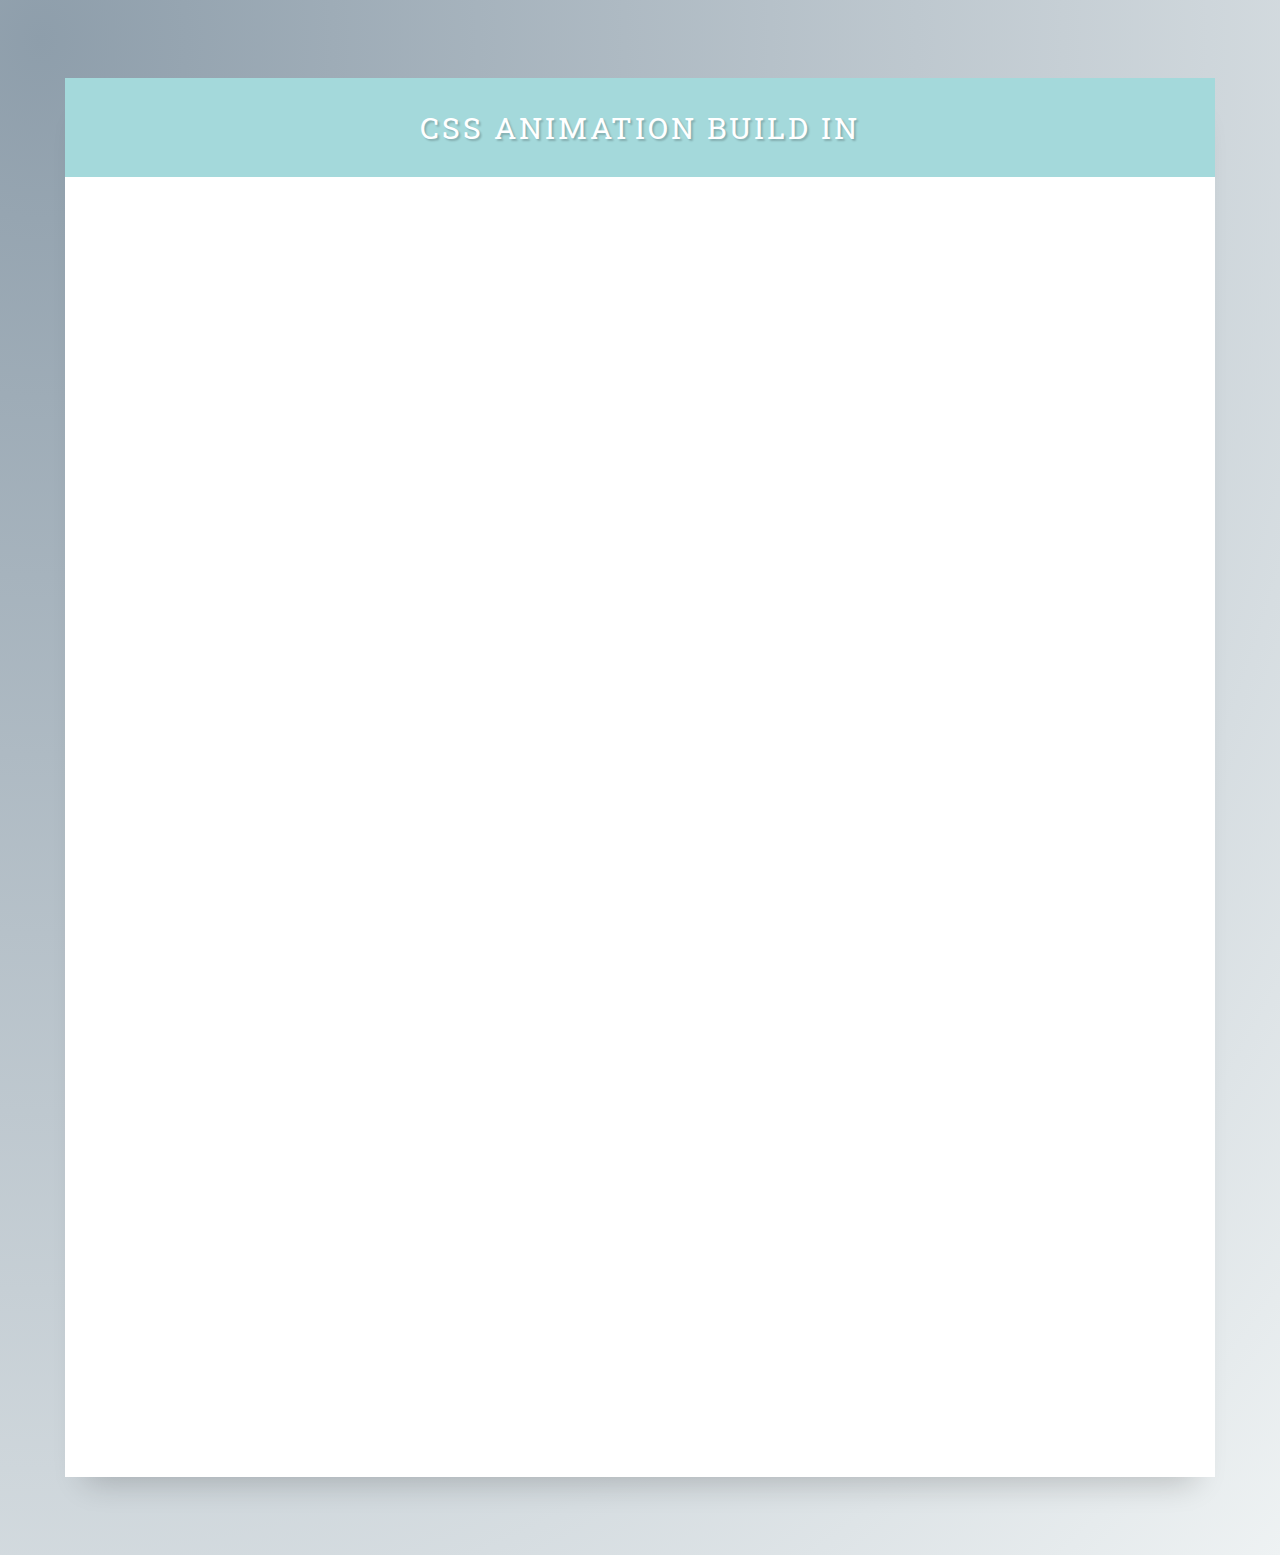
<file: Buil-in Load Animation/index.html>
<!DOCTYPE html>
<html lang="en">

<head>
	<meta charset="UTF-8">
	<title>Build-in Load Animation</title>
	<link href="https://fonts.googleapis.com/css?family=Roboto+Slab&display=swap" rel="stylesheet">
	<link rel="stylesheet" href="./styles.css">
</head>

<body>
	<div class="website">
		<div class="header">
			<div class="logo"> </div>
			<div class="text">CSS Animation Build In</div>
		</div>
		<div class="grid">
			<div class="item">1</div>
			<div class="item">2</div>
			<div class="item">3</div>
			<div class="item">4</div>
			<div class="item">5</div>
			<div class="item">6</div>
			<div class="item">7</div>
			<div class="item">8</div>
			<div class="item">9</div>
			<div class="item">10</div>
			<div class="item">11</div>
			<div class="item">12</div>
			<div class="item">13</div>
			<div class="item">14</div>
			<div class="item">15</div>
			<div class="item">16</div>
			<div class="item">17</div>
			<div class="item">18</div>
			<div class="item">19</div>
			<div class="item">20</div>
		</div>
	</div>

	<script src="https://code.jquery.com/jquery-3.4.1.min.js" integrity="sha256-CSXorXvZcTkaix6Yvo6HppcZGetbYMGWSFlBw8HfCJo=" crossorigin="anonymous"></script>
	<script src="app.js"></script>
</body>

</html>
</file>
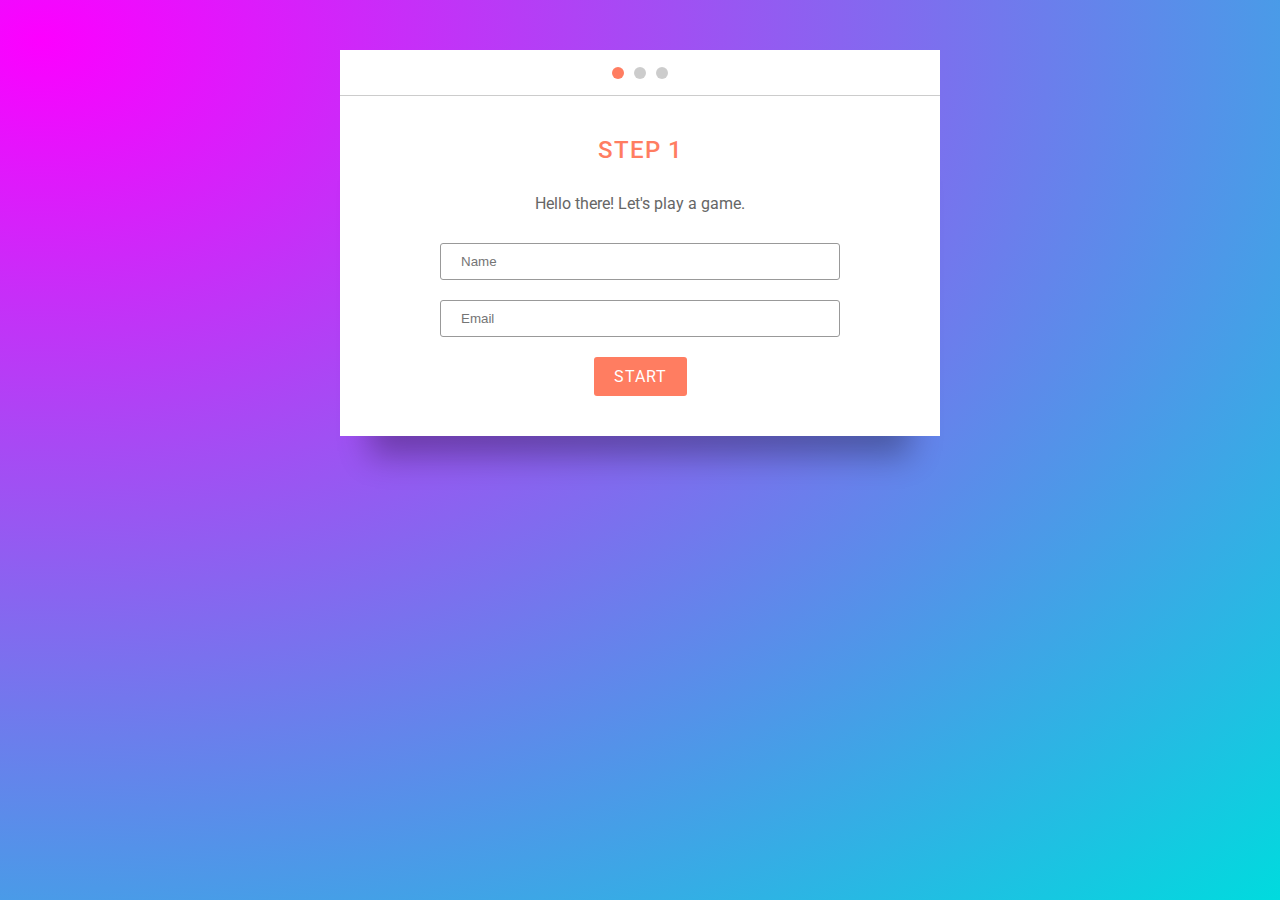
<file: Form/index.html>
<!DOCTYPE html>
<html lang="en">

<head>
	<meta charset="UTF-8">
	<title>Forms-Animations</title>
	<link href="https://fonts.googleapis.com/css?family=Roboto:400,500,700&display=swap" rel="stylesheet">
	<link rel="stylesheet" href="./styles.css">
</head>

<body>
	<div class="modal-wrap">
		<div class="modal-header">
			<span class="is-active"></span>
			<span></span>
			<span></span>
		</div>

		<div class="modal-bodies">
			<div class="modal-body modal-body-step-1 is-showing">
				<div class="title">Step 1</div>
				<div class="description">Hello there! Let's play a game.</div>
				<form action="#">
					<input type="text" placeholder="Name">
					<input type="email" placeholder="Email">
					<div class="text-center">
						<div class="button">Start</div>
					</div>
				</form>
			</div>

			<div class="modal-body modal-body-step-2">
				<div class="title">Step 2</div>
				<div class="description">Would you rather...</div>
				<form action="#">
					<label>
						<input type="radio" name="radio">
						live one life that last 1000 years?
					</label>
					<label>
						<input type="radio" name="radio" id="radio2">
						live 10 lives that last 100 years each?
					</label>
					<div class="text-center fade-in">
						<div class="button">Next</div>
					</div>
				</form>
			</div>

			<div class="modal-body modal-body-step-3">
				<div class="title">Step 3</div>
				<div class="description">Check your email for the game results.</div>
				<div class="text-center">
					<div class="button">Done!</div>
				</div>
			</div>
		</div>
	</div>

	<div class="text-center">
		<div class="rerun-button">ReRun</div>
	</div>

	<script src="https://code.jquery.com/jquery-3.4.1.min.js" integrity="sha256-CSXorXvZcTkaix6Yvo6HppcZGetbYMGWSFlBw8HfCJo=" crossorigin="anonymous"></script>
	<script src="app.js"></script>
</body>

</html>
</file>
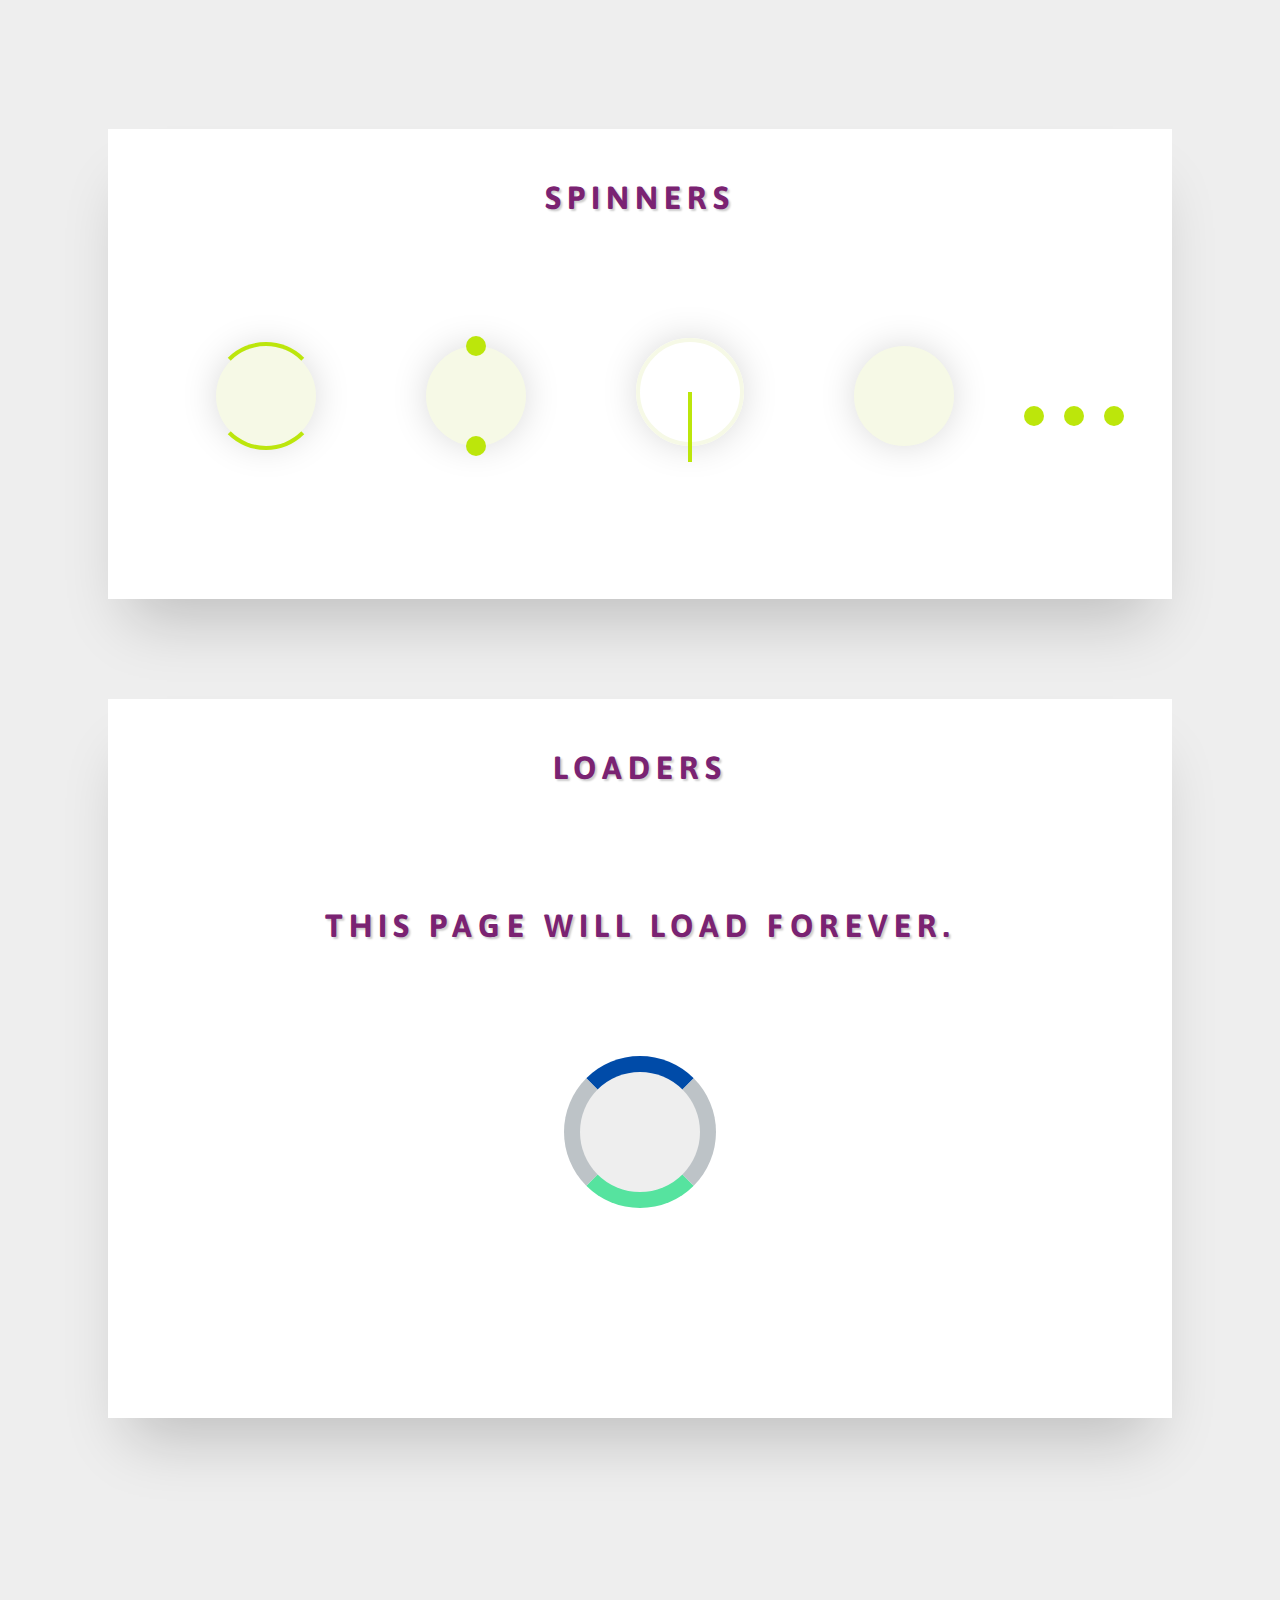
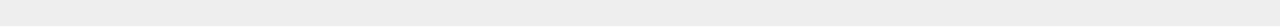
<file: Spinners, Loaders, and Junk/index.html>
<!DOCTYPE html>
<html lang="en">

<head>
	<meta charset="UTF-8">
	<title>Spinners, Loaders, Junk</title>
	<link href="https://fonts.googleapis.com/css?family=Asap:400,500,600,700&display=swap" rel="stylesheet">
	<link rel="stylesheet" href="./styles.css">
</head>

<body>

	<div class="wrap">
		<h1>Spinners</h1>
		<div class="spinner spinner-1"></div>
		<div class="spinner spinner-2"></div>
		<div class="spinner spinner-3"></div>
		<div class="spinner spinner-4"></div>
		<div class="spinner spinner-5"><span></span><span></span><span></span></div>
	</div>
	<div class="wrap">
		<h1>Loaders</h1>
		<h1>This page will load forever.</h1>
		<div class="loader"></div>
		<h2>It never loads, you silly goose!</h2>
	</div>
</body>

</html>
</file>
<file: Buil-in Load Animation/styles.css>
body {
  min-height: 100vh;
  background: radial-gradient(farthest-corner at 40px 40px, #8e9eab 0%, #eef2f3 100%);
  padding: 20px;
  font-family: "Roboto Slab", serif; }

.header {
  background: #A4D9DB;
  text-align: center;
  overlfow: hidden; }

.text {
  padding: 30px 10px;
  font-size: 30px;
  color: #fff;
  text-transform: uppercase;
  letter-spacing: 3px;
  text-shadow: 2px 2px 2px rgba(0, 0, 0, 0.2); }

.website {
  margin: 50px auto;
  background: #fff;
  max-width: 1150px;
  box-shadow: 0px 25px 30px -20px rgba(0, 0, 0, 0.2);
  box-sizing: border-box; }

.grid {
  padding: 10px;
  display: flex;
  flex-direction: row;
  justify-content: center;
  flex-wrap: wrap;
  perspective: 1000px; }
  .grid .item {
    background: #eef2f3;
    height: 60px;
    margin: 10px;
    height: 300px;
    border-radius: 4px;
    padding: 20px;
    box-sizing: border-box;
    color: white;
    width: 200px;
    background-position: center;
    background-size: cover; }
    .grid .item:nth-child(1) {
      background-image: url(./Images/1.jpg); }
    .grid .item:nth-child(2) {
      background-image: url(./Images/2.jpg); }
    .grid .item:nth-child(3) {
      background-image: url(./Images/3.jpg); }
    .grid .item:nth-child(4) {
      background-image: url(./Images/4.jpg); }
    .grid .item:nth-child(5) {
      background-image: url(./Images/5.jpg); }
    .grid .item:nth-child(6) {
      background-image: url(./Images/6.jpg); }
    .grid .item:nth-child(7) {
      background-image: url(./Images/7.jpg); }
    .grid .item:nth-child(8) {
      background-image: url(./Images/8.jpg); }
    .grid .item:nth-child(9) {
      background-image: url(./Images/9.jpg); }
    .grid .item:nth-child(10) {
      background-image: url(./Images/10.jpg); }
    .grid .item:nth-child(11) {
      background-image: url(./Images/11.jpg); }
    .grid .item:nth-child(12) {
      background-image: url(./Images/12.jpg); }
    .grid .item:nth-child(13) {
      background-image: url(./Images/13.jpg); }
    .grid .item:nth-child(14) {
      background-image: url(./Images/14.jpg); }
    .grid .item:nth-child(15) {
      background-image: url(./Images/15.jpg); }
    .grid .item:nth-child(16) {
      background-image: url(./Images/16.jpg); }
    .grid .item:nth-child(17) {
      background-image: url(./Images/17.jpg); }
    .grid .item:nth-child(18) {
      background-image: url(./Images/18.jpg); }
    .grid .item:nth-child(19) {
      background-image: url(./Images/19.jpg); }
    .grid .item:nth-child(20) {
      background-image: url(./Images/20.jpg); }

.item {
  opacity: 0; }

.item.is-visible {
  animation: Items 500ms ease-in-out forwards; }

@keyframes Items {
  0% {
    opacity: 0;
    transform: scale(0.3) rotateY(90deg); }
  60% {
    transform: scale(1.3); }
  90% {
    transform: scale(1); }
  100% {
    opacity: 1; } }

/*# sourceMappingURL=styles.css.map */
</file>
<file: Form/styles.css>
html {
  min-height: 100%;
  background: radial-gradient(farthest-corner at 40px 40px, #fc00ff 0%, #00dbde 100%);
  font-family: "Roboto", sans-serif; }

.title {
  text-transform: uppercase;
  text-align: center;
  margin-bottom: 30px;
  color: #FF7D61;
  font-weight: 500;
  font-size: 24px;
  letter-spacing: 1px; }

.description {
  text-align: center;
  color: #666;
  margin-bottom: 30px; }

input[type="text"],
input[type="email"] {
  padding: 10px 20px;
  border: 1px solid #999;
  border-radius: 3px;
  display: block;
  width: 100%;
  margin-bottom: 20px;
  box-sizing: border-box;
  outline: none; }
  input[type="text"]:focus,
  input[type="email"]:focus {
    border-color: #FF7D61; }

input[type="radio"] {
  margin-right: 10px; }

label {
  margin-bottom: 20px;
  display: block;
  font-size: 18px;
  color: #666;
  border-top: 1px solid #ddd;
  border-bottom: 1px solid #ddd;
  padding: 20px 0;
  cursor: pointer; }
  label:first-child {
    margin-bottom: 0;
    border-bottom: none; }

.button,
.rerun-button {
  padding: 10px 20px;
  border-radius: 3px;
  background: #FF7D61;
  color: white;
  text-transform: uppercase;
  letter-spacing: 1px;
  display: inline-block;
  cursor: pointer; }
  .button:hover,
  .rerun-button:hover {
    background: #ff8870; }
  .button.rerun-button,
  .rerun-button.rerun-button {
    border: 1px solid rgba(255, 255, 255, 0.6);
    margin-bottom: 50px;
    box-shadow: 0px 10px 15px -6px rgba(0, 0, 0, 0.2);
    display: none; }

.text-center {
  text-align: center; }

.modal-wrap {
  max-width: 600px;
  margin: 50px auto;
  transition: transform 300ms ease-in-out; }

.modal-header {
  height: 45px;
  background: white;
  border-bottom: 1px solid #ccc;
  display: flex;
  justify-content: center;
  align-items: center; }
  .modal-header span {
    display: block;
    height: 12px;
    width: 12px;
    margin: 5px;
    border-radius: 50%;
    background: rgba(0, 0, 0, 0.2); }
    .modal-header span.is-active {
      background: rgba(0, 0, 0, 0.4);
      background: #FF7D61; }

.modal-bodies {
  position: relative;
  perspective: 1000px; }

.modal-body {
  background: white;
  padding: 40px 100px;
  box-shadow: 0px 50px 30px -30px rgba(0, 0, 0, 0.3);
  margin-bottom: 50px;
  position: absolute;
  top: 0;
  display: none;
  box-sizing: border-box;
  width: 100%;
  transform-origin: top left; }
  .modal-body.is-showing {
    display: block; }

.animate-in {
  display: block;
  animation: in 300ms ease-in-out forwards; }

.animate-out {
  animation: out 600ms ease-in-out forwards; }

.animate-up {
  transform: translateY(-500px) rotate(30deg); }

@keyframes in {
  0% {
    transform: rotateX(-90deg);
    opacity: 0; }
  100% {
    transform: rotateX(0deg);
    opacity: 1; } }
@keyframes out {
  0% {
    transform: translateY(0px) rotate(0deg); }
  30% {
    transform: translateY(0px) rotate(50deg); }
  100% {
    transform: translateY(800px) rotate(30deg); } }

/*# sourceMappingURL=styles.css.map */
</file>
<file: Spinners, Loaders, and Junk/styles.css>
body {
  padding: 100px;
  background: #eee;
  font-family: "Asap", sans-sefif;
  letter-spacing: 0.38em;
  text-transform: uppercase;
  color: #7A2372;
  text-shadow: 2px 2px 2px rgba(0, 0, 0, 0.2); }

.wrap {
  text-align: center;
  vertical-align: middle;
  margin-bottom: 100px;
  background: white;
  padding-bottom: 100px;
  box-shadow: 0px 40px 60px -20px rgba(0, 0, 0, 0.2); }

h1 {
  padding: 50px; }

.spinner {
  width: 100px;
  height: 100px;
  background: #F6F9E6;
  border-radius: 50%;
  position: relative;
  margin: 50px;
  display: inline-block;
  box-shadow: 0px 0px 40px -5px rgba(0, 0, 0, 0.2); }
  .spinner:after, .spinner:before {
    content: "";
    display: block;
    width: 100px;
    height: 100px;
    border-radius: 50%; }

.spinner-1:after {
  position: absolute;
  top: -4px;
  left: -4px;
  border: 4px solid transparent;
  border-top-color: #BCE60B;
  border-bottom-color: #BCE60B;
  animation: spinner1 1.5s linear infinite; }

@keyframes spinner1 {
  0% {
    transform: rotate(0deg) scale(1); }
  50% {
    transform: rotate(45deg) scale(1.2); }
  100% {
    transform: rotate(360deg) scale(1); } }
.spinner-2 {
  animation: spinner2 2s linear infinite; }
  .spinner-2:before, .spinner-2:after {
    height: 20px;
    width: 20px;
    background-color: #BCE60B;
    position: absolute;
    top: -10px;
    left: 50%;
    margin-left: -10px; }
  .spinner-2:before {
    animation: bouncy1 0.7s ease-in infinite; }
  .spinner-2:after {
    top: auto;
    bottom: -10px;
    animation: bouncy2 0.7s ease-in infinite; }

@keyframes bouncy1 {
  0%, 100% {
    transform: translateY(0) scale(1); }
  50% {
    transform: translateY(-25px) scale(1.2); } }
@keyframes bouncy2 {
  0%, 100% {
    transform: translateY(0) scale(1.2); }
  50% {
    transform: translateY(25px) scale(1); } }
@keyframes spinner2 {
  0% {
    transform: rotate(0deg); }
  100% {
    transform: rotate(360deg); } }
.spinner-3 {
  background: none;
  border: 4px solid #F6F9E6; }
  .spinner-3:after {
    width: 4px;
    height: 70px;
    background: #BCE60B;
    border-radius: 0px;
    position: absolute;
    top: 50%;
    left: 50%;
    margin-left: -2px;
    transform-origin: top center;
    animation: spinner2 2s linear infinite; }

.spinner-4:before, .spinner-4:after {
  position: absolute;
  top: 50%;
  left: 50%;
  margin-top: -50px;
  margin-left: -50px;
  background: #BCE60B;
  animation: pulse 3s linear infinite;
  opacity: 0; }
.spinner-4:after {
  animation: pulse 3s linear 1.5s infinite; }

@keyframes pulse {
  0% {
    transform: scale(0);
    opacity: 1; }
  100% {
    transform: scale(1.3);
    opacity: 0; } }
.spinner-5 {
  height: 0px;
  width: 0px; }
  .spinner-5 span {
    display: block;
    height: 20px;
    width: 20px;
    background: #BCE60B;
    border-radius: 50%;
    position: absolute;
    top: -40px; }
    .spinner-5 span:nth-child(1) {
      left: -40px;
      animation: bounce 1s ease-in-out infinite; }
    .spinner-5 span:nth-child(2) {
      animation: bounce 1s ease-in-out 0.33s infinite; }
    .spinner-5 span:nth-child(3) {
      left: 40px;
      animation: bounce 1s ease-in-out 0.66s infinite; }

@keyframes bounce {
  0%, 100% {
    transform: translateY(0px) scale(1.3);
    opacity: 1; }
  50% {
    transform: translateY(-30px) scale(0.8);
    opacity: 0.5; } }
.loader {
  margin: 40px;
  width: 120px;
  height: 120px;
  background: #eee;
  display: inline-block;
  border: 16px solid #bdc3c7;
  border-radius: 50%;
  border-top-color: #004BA8;
  border-bottom-color: #56E39F;
  animation: coloredSpin 4s linear infinite; }

h2 {
  opacity: 0;
  animation: appear 1s 3s forwards; }

@keyframes coloredSpin {
  0% {
    transform: rotate(0deg) scale(1); }
  50% {
    transform: rotate(360deg) scale(1.1);
    border-top-color: #EF4FBC;
    border-bottom-color: #7A3DFF; }
  100% {
    transform: rotate(720deg) scale(1); } }
@keyframes appear {
  0% {
    opacity: 0; }
  100% {
    opacity: 1; } }

/*# sourceMappingURL=styles.css.map */
</file>
